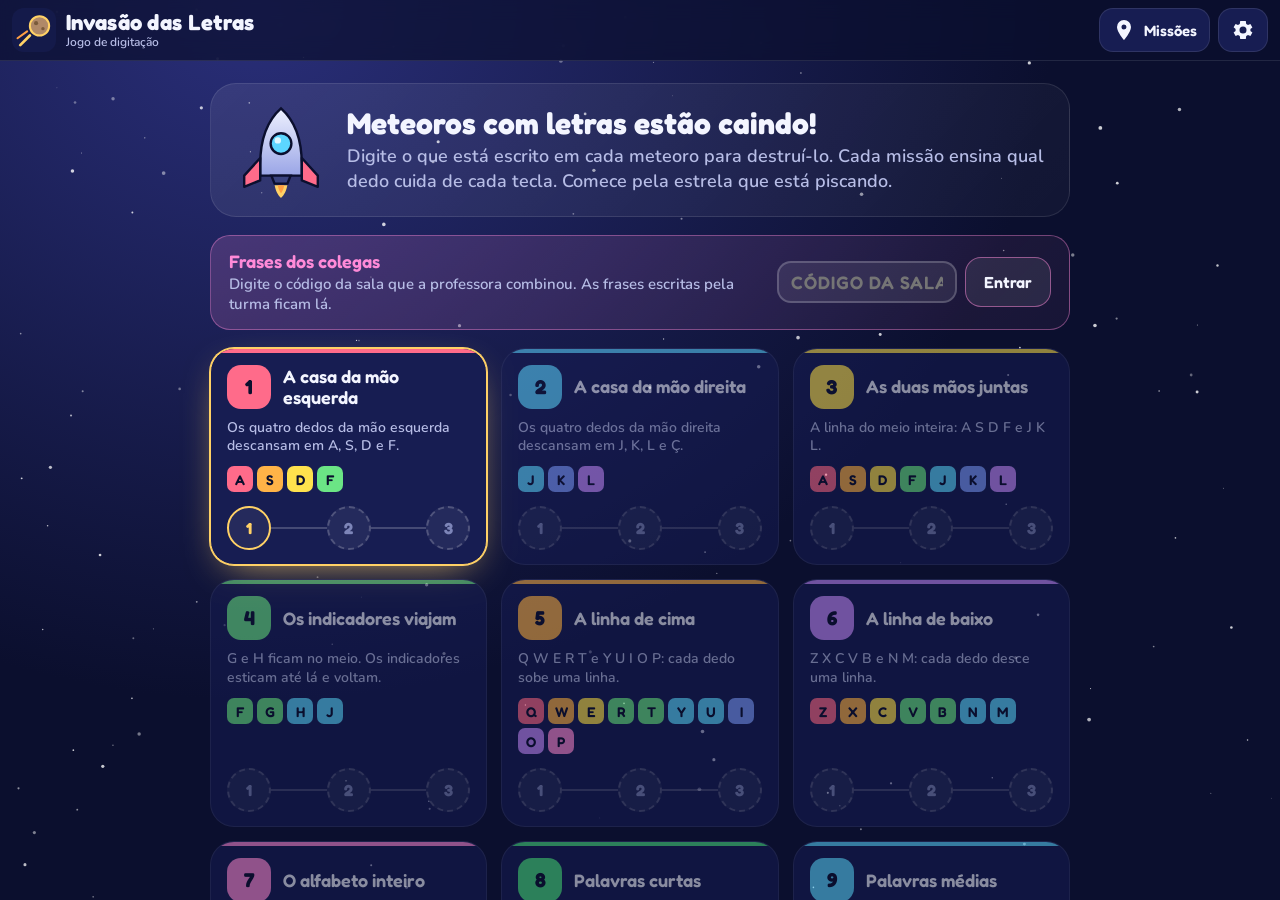
<file: index.html>
<!DOCTYPE html>
<html lang="pt-BR">
<head>
<meta charset="utf-8">
<meta name="viewport" content="width=device-width, initial-scale=1">
<meta name="color-scheme" content="dark">
<meta name="theme-color" content="#0B0F2E">
<title>Invasão das Letras</title>
<meta name="description" content="Jogo de digitação para crianças: destrua os meteoros digitando as letras e palavras, aprendendo a posição certa dos dedos no teclado.">
<link rel="icon" href="favicon.svg" type="image/svg+xml">
<link rel="preload" href="fontes/fredoka-700.woff2" as="font" type="font/woff2" crossorigin>
<link rel="preload" href="fontes/nunito-600.woff2" as="font" type="font/woff2" crossorigin>
<link rel="stylesheet" href="estilo.css">
</head>
<body>
<div class="espaco" aria-hidden="true"><canvas id="fundo"></canvas></div>

<header class="topo">
  <button class="marca" id="btInicio" aria-label="Ir para o mapa das missões"><span class="logo" aria-hidden="true"></span><span><b>Invasão das Letras</b><small>Jogo de digitação</small></span></button>
  <div class="topo-meio" id="topoMeio">
    <div class="chip" id="chipMissao"></div>
    <div class="passos" id="passos" aria-hidden="true"></div>
    <div class="restam" id="restam" aria-live="polite"></div>
  </div>
  <button class="bt-topo" id="btPausa" aria-label="Pausar"><span class="ic ic-pausa" aria-hidden="true"></span><span>Pausar</span></button>
  <button class="bt-topo" id="btMapa"><span class="ic ic-mapa" aria-hidden="true"></span><span>Missões</span></button>
  <button class="bt-topo" id="btAjustes" aria-label="Ajustes"><span class="ic ic-ajustes" aria-hidden="true"></span></button>
</header>

<main>
  <section class="tela" id="mapa"></section>
  <section class="tela oculto" id="ajustes"></section>
  <section class="tela oculto" id="oficina"></section>
  <section class="oculto" id="jogo">
    <div class="palco"><canvas id="cv"></canvas><div class="aviso-dedo" id="avisoDedo" aria-live="polite"></div></div>
    <div class="teclado-caixa">
      <div class="teclado" id="teclado"></div>
      <div class="legenda" id="legenda"></div>
    </div>
  </section>
</main>

<div class="veu oculto" id="janela" role="dialog" aria-modal="true" aria-labelledby="janelaTit"></div>

<script src="servidor.js"></script>
<script src="jogo.js"></script>
</body>
</html>
</file>
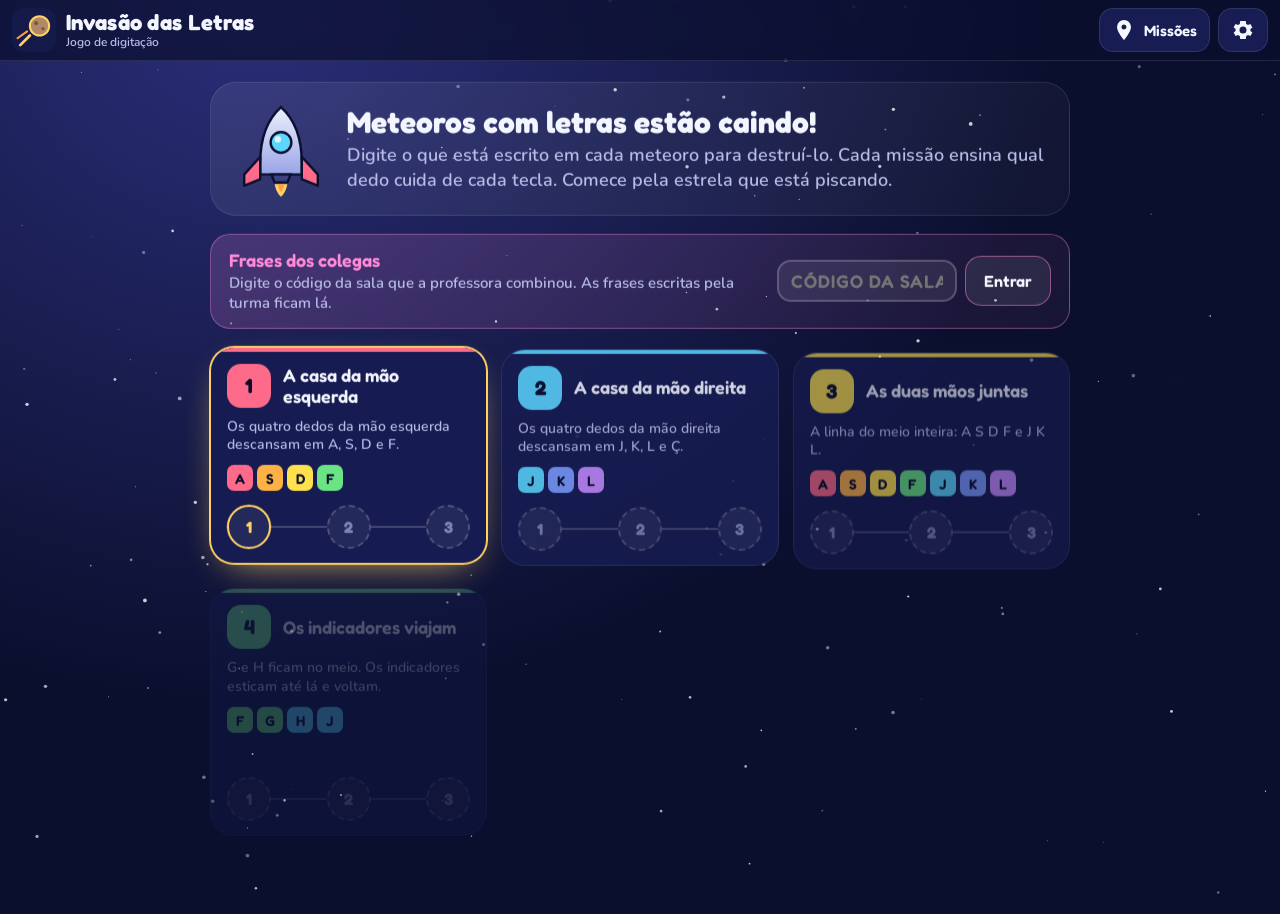
<file: INVASAO-DAS-LETRAS.html>
<!DOCTYPE html>
<html lang="pt-BR"><head><meta charset="utf-8">
<meta http-equiv="refresh" content="0; url=./">
<link rel="canonical" href="https://invasao-das-letras.cliick.dev/">
<title>Invasão das Letras</title></head>
<body><p>O jogo mudou de endereço: <a href="./">invasao-das-letras.cliick.dev</a></p></body></html>
</file>
<file: estilo.css>
/* ================= fontes (arquivos locais) ================= */
@font-face{font-family:"Fredoka";src:url(fontes/fredoka-600.woff2) format("woff2");font-weight:600;font-display:swap}
@font-face{font-family:"Fredoka";src:url(fontes/fredoka-700.woff2) format("woff2");font-weight:700;font-display:swap}
@font-face{font-family:"Nunito";src:url(fontes/nunito-600.woff2) format("woff2");font-weight:600;font-display:swap}
@font-face{font-family:"Nunito";src:url(fontes/nunito-800.woff2) format("woff2");font-weight:800;font-display:swap}

/* ================= cores ================= */
:root{
  color-scheme:dark;
  --ceu-1:#0B0F2E; --ceu-2:#141A4A; --ceu-3:#1E2666;
  --painel:#171D52; --painel-2:#1F2766; --borda:rgba(255,255,255,.1); --borda-2:rgba(255,255,255,.2);
  --texto:#F3F5FF; --texto-2:#B7BDE6; --texto-3:#7D85B8;
  --sol:#FFD166; --sol-escuro:#D9A93C; --laranja:#FF9F43; --verde:#4ADE80; --verde-escuro:#1E9E55; --azul:#5CD6FF; --rosa:#FF8AD8; --vermelho-suave:#FFB4B4;
  /* dedos: 0-3 mão esquerda (mindinho → indicador), 4-7 mão direita (indicador → mindinho) */
  --d0:#FF6B8A; --d1:#FFB347; --d2:#FFE24D; --d3:#6BE585; --d4:#5CD6FF; --d5:#7C9CFF; --d6:#C58BFF; --d7:#FF8AD8;
  --titulo:"Fredoka","Nunito",system-ui,sans-serif; --fonte:"Nunito",system-ui,sans-serif;
  --mola:cubic-bezier(.34,1.56,.64,1);
}
*{box-sizing:border-box;margin:0;padding:0}
html,body{height:100%}
body{font-family:var(--fonte);font-weight:600;color:var(--texto);background:var(--ceu-1);display:flex;flex-direction:column;overflow:hidden;
  -webkit-tap-highlight-color:transparent;user-select:none}
button{font:inherit;color:inherit;cursor:pointer;border:none;background:none}
button:focus-visible{outline:3px solid var(--sol);outline-offset:3px;border-radius:14px}
.oculto{display:none!important}
svg{display:block}

.espaco{position:fixed;inset:0;z-index:-1;background:radial-gradient(ellipse at 20% 0%,#2A2F7A 0%,var(--ceu-1) 55%),radial-gradient(ellipse at 90% 100%,#3A1F5E 0%,transparent 50%),var(--ceu-1)}
.espaco canvas{width:100%;height:100%;display:block}

/* ================= topo ================= */
.topo{display:flex;align-items:center;gap:8px;padding:8px 12px;background:rgba(11,15,46,.7);backdrop-filter:blur(10px);-webkit-backdrop-filter:blur(10px);
  border-bottom:1px solid var(--borda);flex-shrink:0;z-index:5}
.marca{display:flex;align-items:center;gap:10px;text-align:left;min-width:0;flex-shrink:1;border-radius:14px}
.marca>span:last-child{min-width:0;overflow:hidden}
.marca .logo{width:44px;height:44px;flex-shrink:0;background:url(favicon.svg) center/contain no-repeat;border-radius:12px}
.marca b{display:block;font-family:var(--titulo);font-weight:700;font-size:clamp(17px,3vw,22px);line-height:1.1;letter-spacing:.3px;white-space:nowrap;overflow:hidden;text-overflow:ellipsis}
.marca small{display:block;font-size:12px;color:var(--texto-2)}
.topo-meio{flex:1;display:flex;align-items:center;justify-content:center;gap:12px;min-width:0}
.chip{display:flex;align-items:center;gap:8px;background:var(--painel);border:1px solid var(--borda);border-radius:40px;padding:6px 14px;
  font-family:var(--titulo);font-weight:600;font-size:15px;white-space:nowrap;overflow:hidden;text-overflow:ellipsis}
.chip:empty{display:none}
.passos{display:flex;gap:6px;align-items:center}
.passos i{width:12px;height:12px;border-radius:50%;background:rgba(255,255,255,.15);display:block;transition:all .3s}
.passos i.f{background:var(--verde)}
.passos i.a{width:26px;border-radius:8px;background:var(--sol);box-shadow:0 0 12px var(--sol)}
.restam{display:flex;align-items:center;gap:8px;font-family:var(--titulo);font-size:15px;color:var(--texto-2);white-space:nowrap}
.restam b{color:var(--sol);font-size:18px}
.restam .barra{width:90px;height:8px;border-radius:8px;background:rgba(255,255,255,.12);overflow:hidden}
.restam .barra i{display:block;height:100%;background:linear-gradient(90deg,var(--azul),var(--verde));border-radius:8px;transition:width .4s}
.bt-topo{display:flex;align-items:center;gap:8px;height:44px;padding:0 12px;border-radius:14px;background:var(--painel);border:1px solid var(--borda);
  font-family:var(--titulo);font-weight:600;font-size:15px;transition:background .2s,transform .2s var(--mola)}
.bt-topo:hover{background:var(--painel-2);transform:translateY(-1px)}
.bt-topo .ic{width:24px;height:24px;flex-shrink:0;background:currentColor;-webkit-mask:center/contain no-repeat;mask:center/contain no-repeat}
.bt-topo .ic-pausa{-webkit-mask-image:url("data:image/svg+xml,%3Csvg xmlns='http://www.w3.org/2000/svg' viewBox='0 0 24 24'%3E%3Crect x='5' y='4' width='5' height='16' rx='2'/%3E%3Crect x='14' y='4' width='5' height='16' rx='2'/%3E%3C/svg%3E");mask-image:url("data:image/svg+xml,%3Csvg xmlns='http://www.w3.org/2000/svg' viewBox='0 0 24 24'%3E%3Crect x='5' y='4' width='5' height='16' rx='2'/%3E%3Crect x='14' y='4' width='5' height='16' rx='2'/%3E%3C/svg%3E")}
.bt-topo .ic-mapa{-webkit-mask-image:url("data:image/svg+xml,%3Csvg xmlns='http://www.w3.org/2000/svg' viewBox='0 0 24 24'%3E%3Cpath d='M12 2a7 7 0 0 0-7 7c0 5 7 13 7 13s7-8 7-13a7 7 0 0 0-7-7zm0 9.5A2.5 2.5 0 1 1 12 6.5a2.5 2.5 0 0 1 0 5z'/%3E%3C/svg%3E");mask-image:url("data:image/svg+xml,%3Csvg xmlns='http://www.w3.org/2000/svg' viewBox='0 0 24 24'%3E%3Cpath d='M12 2a7 7 0 0 0-7 7c0 5 7 13 7 13s7-8 7-13a7 7 0 0 0-7-7zm0 9.5A2.5 2.5 0 1 1 12 6.5a2.5 2.5 0 0 1 0 5z'/%3E%3C/svg%3E")}
.bt-topo .ic-ajustes{-webkit-mask-image:url("data:image/svg+xml,%3Csvg xmlns='http://www.w3.org/2000/svg' viewBox='0 0 24 24'%3E%3Cpath d='M19.4 13a7.6 7.6 0 0 0 0-2l2-1.6-2-3.4-2.4 1a7.7 7.7 0 0 0-1.8-1L14.8 3H9.2l-.4 2.9a7.7 7.7 0 0 0-1.8 1l-2.4-1-2 3.4L4.6 11a7.6 7.6 0 0 0 0 2l-2 1.6 2 3.4 2.4-1a7.7 7.7 0 0 0 1.8 1l.4 3h5.6l.4-3a7.7 7.7 0 0 0 1.8-1l2.4 1 2-3.4zM12 15.5a3.5 3.5 0 1 1 0-7 3.5 3.5 0 0 1 0 7z'/%3E%3C/svg%3E");mask-image:url("data:image/svg+xml,%3Csvg xmlns='http://www.w3.org/2000/svg' viewBox='0 0 24 24'%3E%3Cpath d='M19.4 13a7.6 7.6 0 0 0 0-2l2-1.6-2-3.4-2.4 1a7.7 7.7 0 0 0-1.8-1L14.8 3H9.2l-.4 2.9a7.7 7.7 0 0 0-1.8 1l-2.4-1-2 3.4L4.6 11a7.6 7.6 0 0 0 0 2l-2 1.6 2 3.4 2.4-1a7.7 7.7 0 0 0 1.8 1l.4 3h5.6l.4-3a7.7 7.7 0 0 0 1.8-1l2.4 1 2-3.4zM12 15.5a3.5 3.5 0 1 1 0-7 3.5 3.5 0 0 1 0 7z'/%3E%3C/svg%3E")}

main{flex:1;min-height:0;display:flex;flex-direction:column}
.tela{flex:1;overflow:auto;padding:22px 16px 40px;display:flex;flex-direction:column;align-items:center;gap:18px;animation:entra .45s var(--mola) backwards}
@keyframes entra{from{opacity:0;transform:translateY(14px)}to{opacity:1;transform:none}}

/* ================= mapa das missões ================= */
.intro{width:100%;max-width:860px;display:flex;align-items:center;gap:18px;background:linear-gradient(135deg,rgba(255,255,255,.08),rgba(255,255,255,.03));
  border:1px solid var(--borda);border-radius:26px;padding:18px 22px}
.intro .nave{width:96px;height:96px;flex-shrink:0}
.intro h1{font-family:var(--titulo);font-weight:700;font-size:clamp(22px,4vw,30px);line-height:1.15}
.intro p{color:var(--texto-2);font-size:clamp(15px,2.6vw,18px);margin-top:4px;line-height:1.4}
.missoes{width:100%;max-width:860px;display:grid;grid-template-columns:repeat(auto-fill,minmax(260px,1fr));gap:14px}
.missao{position:relative;background:var(--painel);border:1px solid var(--borda);border-radius:24px;padding:16px 16px 14px;display:flex;flex-direction:column;gap:10px;
  transition:transform .25s var(--mola),border-color .2s;animation:entra .5s var(--mola) backwards;overflow:hidden}
.missao::before{content:"";position:absolute;inset:0 0 auto 0;height:4px;background:var(--cor)}
.missao.atual{border-color:var(--sol);box-shadow:0 0 0 1px var(--sol),0 12px 40px -18px var(--sol)}
.missao.fechada{opacity:.55}
.missao-topo{display:flex;align-items:center;gap:12px}
.missao-num{width:44px;height:44px;border-radius:14px;background:var(--cor);color:#0B0F2E;font-family:var(--titulo);font-weight:700;font-size:20px;display:flex;align-items:center;justify-content:center;flex-shrink:0}
.missao h2{font-family:var(--titulo);font-weight:600;font-size:18px;line-height:1.15}
.missao p{font-size:14px;color:var(--texto-2);line-height:1.35}
.missao .teclas{display:flex;gap:4px;flex-wrap:wrap}
.missao .teclas i{width:26px;height:26px;border-radius:7px;display:flex;align-items:center;justify-content:center;font-style:normal;font-family:var(--titulo);font-size:14px;text-transform:uppercase;color:#0B0F2E;background:var(--kc,#ccc)}
.constel{display:flex;align-items:center;gap:0;margin-top:auto;padding-top:4px}
.estrela{width:44px;height:44px;border-radius:50%;display:flex;align-items:center;justify-content:center;background:rgba(255,255,255,.06);border:2px dashed var(--borda-2);
  font-family:var(--titulo);font-weight:700;font-size:16px;color:var(--texto-3);transition:transform .2s var(--mola);position:relative}
.estrela svg{width:24px;height:24px}
.estrela.feita{background:radial-gradient(circle,#FFE79A 0,var(--sol) 70%);border:none;color:#0B0F2E;box-shadow:0 0 16px rgba(255,209,102,.6)}
.estrela.proxima{border:2px solid var(--sol);color:var(--sol);animation:pulsa 1.8s ease-in-out infinite}
.estrela.aberta{border-style:solid;color:var(--texto)}
.estrela.trancada{cursor:not-allowed}
.estrela:not(.trancada):hover{transform:scale(1.1)}
.fio{flex:1;height:2px;background:var(--borda-2);min-width:10px}
.fio.feito{background:var(--sol);box-shadow:0 0 8px var(--sol)}
@keyframes pulsa{0%,100%{box-shadow:0 0 0 0 rgba(255,209,102,.5)}50%{box-shadow:0 0 0 10px rgba(255,209,102,0)}}
.selo-ok{margin-left:auto;font-family:var(--titulo);font-size:13px;color:var(--verde);display:flex;align-items:center;gap:4px}
.selo-ok svg{width:18px;height:18px}

/* ================= jogo ================= */
#jogo{flex:1;min-height:0;display:flex;flex-direction:column}
.palco{position:relative;flex:1;min-height:200px}
#cv{display:block;width:100%;height:100%}
.aviso-dedo{position:absolute;left:50%;bottom:14px;transform:translateX(-50%);display:flex;align-items:center;gap:10px;padding:8px 16px 8px 10px;border-radius:40px;
  background:rgba(11,15,46,.85);border:1px solid var(--borda-2);font-family:var(--titulo);font-size:16px;white-space:nowrap;opacity:0;transition:opacity .25s;pointer-events:none;max-width:calc(100% - 24px)}
.aviso-dedo.ver{opacity:1}
.aviso-dedo .bola{width:26px;height:26px;border-radius:50%;flex-shrink:0;border:3px solid rgba(255,255,255,.7)}
.teclado-caixa{flex-shrink:0;background:rgba(11,15,46,.8);border-top:1px solid var(--borda);padding:10px 8px 8px;display:flex;flex-direction:column;align-items:center;gap:8px}
.teclado{display:flex;flex-direction:column;align-items:center;gap:5px}
.linha{display:flex;gap:5px}
.linha:nth-child(2){padding-left:14px}
.linha:nth-child(3){padding-left:42px}
.tecla{--k:#999;cursor:default;pointer-events:none;width:clamp(30px,4.6vw,50px);height:clamp(34px,4.6vw,46px);border-radius:9px;background:var(--painel-2);border:2px solid transparent;position:relative;
  display:flex;align-items:center;justify-content:center;font-family:var(--titulo);font-weight:600;font-size:clamp(15px,2.2vw,21px);text-transform:uppercase;
  box-shadow:inset 0 -3px 0 rgba(0,0,0,.35);transition:transform .12s,background .15s,border-color .15s}
.tecla::before{content:"";position:absolute;top:4px;right:4px;width:8px;height:8px;border-radius:50%;background:var(--k)}
.tecla.espaco{width:clamp(180px,30vw,320px);font-size:14px;letter-spacing:1px;text-transform:none;color:var(--texto-2)}
.tecla.espaco.prox{color:#0B0F2E}
.tecla.casa::after{content:"";position:absolute;bottom:5px;width:14px;height:3px;border-radius:2px;background:rgba(255,255,255,.8)}
.tecla.prox{background:var(--k);color:#0B0F2E;border-color:#fff;transform:translateY(-4px) scale(1.1);box-shadow:0 0 18px var(--k),inset 0 -3px 0 rgba(0,0,0,.25);z-index:1}
.tecla.prox::before{background:#0B0F2E}
.tecla.ops{animation:ops .35s ease}
.tecla.apertou{transform:translateY(2px);box-shadow:inset 0 0 0 rgba(0,0,0,0)}
.tecla.foco{border-color:var(--k)}
@keyframes ops{0%,100%{background:var(--painel-2)}50%{background:#6B3A5E;transform:translateX(-3px)}}
.legenda{display:flex;flex-wrap:wrap;justify-content:center;gap:6px 14px;font-size:13px;color:var(--texto-2)}
.legenda span{display:flex;align-items:center;gap:5px}
.legenda b{width:12px;height:12px;border-radius:50%;display:inline-block}
.legenda .sep{width:1px;height:14px;background:var(--borda-2)}

/* ================= janelas (missão, alerta, pausa, prêmio) ================= */
.veu{position:fixed;inset:0;z-index:50;display:flex;align-items:center;justify-content:center;padding:14px;overflow:auto;background:rgba(5,7,25,.72);
  backdrop-filter:blur(6px);-webkit-backdrop-filter:blur(6px);animation:veu .25s ease}
@keyframes veu{from{opacity:0}to{opacity:1}}
.cartao{margin:auto;width:100%;max-width:640px;background:linear-gradient(180deg,var(--painel-2),var(--painel));border:1px solid var(--borda-2);border-radius:30px;
  padding:26px 26px 22px;display:flex;flex-direction:column;align-items:center;gap:14px;text-align:center;box-shadow:0 30px 80px -30px #000;animation:sobe .5s var(--mola) backwards;position:relative;overflow:hidden}
.cartao::before{content:"";position:absolute;inset:0 0 auto 0;height:5px;background:var(--cor,var(--sol))}
.cartao.alerta::before{background:var(--laranja)}
.cartao.firme::before{background:var(--d0)}
@keyframes sobe{from{opacity:0;transform:translateY(30px) scale(.95)}to{opacity:1;transform:none}}
.cartao .rotulo{font-family:var(--titulo);font-size:14px;letter-spacing:1.5px;text-transform:uppercase;color:var(--texto-2)}
.cartao h2{font-family:var(--titulo);font-weight:700;font-size:clamp(24px,5vw,34px);line-height:1.15}
.cartao p{font-size:clamp(16px,2.8vw,19px);line-height:1.5;color:var(--texto-2);max-width:540px}
.cartao p b{color:var(--texto)}
.dica{width:100%;display:flex;gap:14px;align-items:center;background:rgba(255,255,255,.06);border:1px solid var(--borda);border-radius:20px;padding:12px 14px;text-align:left}
.dica .maos{width:150px;flex-shrink:0}
.dica .txt{font-size:clamp(15px,2.6vw,18px);line-height:1.45}
.dica .txt b{color:var(--sol)}
.dica .txt .dedo{display:inline-flex;align-items:center;gap:6px;background:rgba(255,255,255,.08);border-radius:20px;padding:2px 10px 2px 4px;font-family:var(--titulo);font-weight:600;white-space:nowrap}
.dica .txt .dedo i{width:16px;height:16px;border-radius:50%;display:inline-block}
.lista{width:100%;text-align:left;display:flex;flex-direction:column;gap:8px}
.lista li{list-style:none;display:flex;gap:10px;align-items:flex-start;font-size:17px;line-height:1.4;background:rgba(255,255,255,.05);border-radius:14px;padding:10px 12px}
.lista li .n{width:26px;height:26px;border-radius:50%;background:var(--sol);color:#0B0F2E;font-family:var(--titulo);font-weight:700;display:flex;align-items:center;justify-content:center;flex-shrink:0}
.teclas-grandes{display:flex;gap:6px;flex-wrap:wrap;justify-content:center}
.teclas-grandes i{width:42px;height:42px;border-radius:10px;display:flex;align-items:center;justify-content:center;font-style:normal;font-family:var(--titulo);font-weight:700;font-size:20px;text-transform:uppercase;color:#0B0F2E;background:var(--kc)}
.linha-bts{display:flex;gap:10px;flex-wrap:wrap;justify-content:center;margin-top:4px}
.bt-principal{display:flex;align-items:center;gap:10px;height:60px;padding:0 28px;border-radius:18px;background:linear-gradient(180deg,#5BEA8E,var(--verde-escuro));color:#062A14;
  font-family:var(--titulo);font-weight:700;font-size:21px;box-shadow:0 6px 0 #146B3A,0 14px 30px -12px var(--verde);transition:transform .2s var(--mola)}
.bt-principal:hover{transform:translateY(-2px)}
.bt-principal:active{transform:translateY(4px);box-shadow:0 2px 0 #146B3A}
.bt-principal.sol{background:linear-gradient(180deg,#FFE08A,var(--sol-escuro));color:#3A2A00;box-shadow:0 6px 0 #9E7A20,0 14px 30px -12px var(--sol)}
.bt-principal.sol:active{box-shadow:0 2px 0 #9E7A20}
.bt-leve{height:50px;padding:0 18px;border-radius:16px;background:rgba(255,255,255,.08);border:1px solid var(--borda-2);font-family:var(--titulo);font-weight:600;font-size:16px}
.bt-leve:hover{background:rgba(255,255,255,.14)}
.atalho{font-size:13px;color:var(--texto-3)}
.atalho kbd{font-family:var(--titulo);background:rgba(255,255,255,.1);border-radius:6px;padding:1px 7px;border:1px solid var(--borda-2)}
.pagina{font-size:13px;color:var(--texto-3);font-family:var(--titulo)}
.medalha{width:120px;height:120px;border-radius:50%;background:radial-gradient(circle at 50% 35%,#FFF1BF 0,var(--sol) 60%,var(--sol-escuro) 100%);display:flex;align-items:center;justify-content:center;
  box-shadow:0 0 0 6px rgba(255,209,102,.25),0 0 40px rgba(255,209,102,.5);animation:gira .9s var(--mola)}
.medalha svg{width:64px;height:64px}
@keyframes gira{from{transform:rotateY(180deg) scale(.4);opacity:0}to{transform:none;opacity:1}}
.maos-grande{width:min(100%,360px)}

/* ================= ajustes ================= */
.titulo-tela{font-family:var(--titulo);font-weight:700;font-size:clamp(24px,4.4vw,32px)}
.texto-tela{color:var(--texto-2);font-size:17px;text-align:center;max-width:600px}
.ajustes{width:100%;max-width:600px;display:flex;flex-direction:column;gap:10px}
.ajuste{display:flex;align-items:center;gap:14px;background:var(--painel);border:1px solid var(--borda);border-radius:20px;padding:14px 16px;text-align:left;font-size:17px;font-weight:800}
.ajuste .txt{flex:1}
.ajuste small{display:block;font-size:14px;font-weight:600;color:var(--texto-2);margin-top:2px}
.chave{width:60px;height:34px;border-radius:40px;background:rgba(255,255,255,.15);position:relative;flex-shrink:0;transition:background .25s}
.chave::after{content:"";position:absolute;top:4px;left:4px;width:26px;height:26px;border-radius:50%;background:#fff;transition:left .3s var(--mola)}
.ajuste[aria-checked="true"] .chave{background:var(--verde)}
.ajuste[aria-checked="true"] .chave::after{left:30px}
.ajuste.perigo{color:var(--vermelho-suave)}

body.sem-animacao *,body.sem-animacao *::before,body.sem-animacao *::after{animation:none!important;transition:none!important}

@media (max-width:720px){
  .bt-topo span:not(.ic){display:none}
  .marca small{display:none}
  .restam .barra,.restam>span:first-child{display:none}
  .marca .logo{width:36px;height:36px}
  .bt-topo{padding:0 10px;height:40px}
  .chip{display:none!important}
  .dica{flex-direction:column;text-align:center}
  .dica .maos{width:200px}
  .linha:nth-child(2){padding-left:8px}
  .linha:nth-child(3){padding-left:24px}
  .legenda{font-size:12px;gap:4px 10px}
}

/* ================= oficina de frases ================= */
.oficina-chamada{width:100%;max-width:860px;display:flex;align-items:center;gap:14px;background:linear-gradient(135deg,rgba(255,138,216,.18),rgba(255,138,216,.05));border:1px solid rgba(255,138,216,.4);border-radius:20px;padding:14px 18px}
.oficina-chamada .of-txt{flex:1;display:flex;flex-direction:column;gap:2px}
.oficina-chamada b{font-family:var(--titulo);font-weight:600;font-size:18px;color:var(--rosa)}
.oficina-chamada span{color:var(--texto-2);font-size:15px;line-height:1.35}
.oficina-chamada .of-bt{border-color:rgba(255,138,216,.5);white-space:nowrap}
.missao.turma{border-color:rgba(255,138,216,.5)}
.missao.turma .missao-num svg{width:26px;height:26px}
.of-intro{max-width:760px}
.of-form{width:100%;max-width:760px;background:var(--painel);border:1px solid var(--borda);border-radius:24px;padding:18px 20px;display:flex;flex-direction:column;gap:12px}
.of-campo{display:flex;flex-direction:column;gap:6px;font-size:14px;color:var(--texto-2);font-weight:800}
.of-campo input{font:inherit;font-family:var(--titulo);font-weight:600;font-size:22px;color:var(--texto);background:rgba(255,255,255,.06);border:2px solid var(--borda-2);border-radius:14px;padding:10px 14px;width:100%}
.of-campo.grande input{font-size:clamp(22px,4vw,30px);letter-spacing:1px}
.of-campo input:focus{outline:none;border-color:var(--rosa);box-shadow:0 0 0 4px rgba(255,138,216,.2)}
.of-previa{display:flex;flex-direction:column;gap:2px;background:rgba(11,15,46,.5);border-radius:14px;padding:10px 14px;border:1px dashed var(--borda-2)}
.of-previa span{font-size:13px;color:var(--texto-3);font-weight:800}
.of-previa b{font-family:var(--titulo);font-weight:700;font-size:clamp(20px,3.6vw,26px);color:var(--sol);letter-spacing:1px;min-height:30px}
.of-previa.erro{border-color:var(--laranja)} .of-previa.erro span{color:var(--laranja)}
.linha-bts.esq{justify-content:flex-start}
.of-aviso{width:100%;max-width:760px;background:rgba(74,222,128,.14);border:1px solid rgba(74,222,128,.5);border-radius:16px;padding:12px 16px;font-size:17px;font-weight:800;text-align:center;animation:surge .4s var(--mola)}
.of-lista-topo{width:100%;max-width:760px;display:flex;align-items:center;justify-content:space-between;gap:10px;flex-wrap:wrap;margin-top:8px}
.of-lista{width:100%;max-width:760px;list-style:none;display:grid;grid-template-columns:repeat(auto-fill,minmax(230px,1fr));gap:10px}
.of-lista li{display:flex;align-items:center;gap:10px;background:var(--painel);border:1px solid var(--borda);border-radius:16px;padding:10px 12px;animation:surge .35s var(--mola) backwards}
.of-met{width:34px;height:34px;border-radius:50%;background:radial-gradient(circle at 35% 35%,#B08968,#5C3D22);display:flex;align-items:center;justify-content:center;flex-shrink:0}
.of-met svg{width:16px;height:16px;opacity:.6}
.of-txt2{flex:1;min-width:0}
.of-txt2 b{display:block;font-family:var(--titulo);font-weight:600;font-size:16px;letter-spacing:.5px;line-height:1.2}
.of-txt2 small{color:var(--rosa);font-size:13px;font-weight:800}
.of-x{font-family:var(--titulo);font-size:13px;color:var(--vermelho-suave);background:rgba(255,180,180,.1);border:1px solid rgba(255,180,180,.35);border-radius:10px;padding:6px 10px}
.of-prof{width:100%;max-width:760px;background:var(--painel);border:1px solid rgba(255,209,102,.4);border-radius:24px;padding:18px 20px;display:flex;flex-direction:column;gap:12px;align-items:flex-start}
.of-prof .texto-tela{text-align:left;max-width:none}
.of-prof .of-campo{width:100%;max-width:360px}
.of-prof .of-campo input{font-size:18px}
.of-codigo{width:100%;display:flex;flex-direction:column;gap:6px;font-size:14px;color:var(--texto-2);font-weight:800}
.of-codigo textarea{font:600 13px/1.4 ui-monospace,Menlo,Consolas,monospace;color:var(--texto);background:rgba(11,15,46,.6);border:2px solid var(--borda-2);border-radius:12px;padding:8px 10px;width:100%;word-break:break-all;resize:vertical}
.of-codigo textarea:focus{outline:none;border-color:var(--sol)}
.of-arq{display:flex;align-items:center;cursor:pointer}
.of-msg{min-height:20px;color:var(--verde);font-weight:800;font-size:15px}
@keyframes surge{from{opacity:0;transform:translateY(10px)}to{opacity:1;transform:none}}

/* oficina: sala e servidor */
.of-sala{display:flex;gap:8px;align-items:center;flex-wrap:wrap}
.of-sala input,.of-salabar input{font:inherit;font-family:var(--titulo);font-weight:600;font-size:18px;color:var(--texto);background:rgba(255,255,255,.08);border:2px solid var(--borda-2);border-radius:14px;padding:8px 12px;width:180px;text-transform:uppercase;letter-spacing:1px}
.of-sala input:focus{outline:none;border-color:var(--rosa)}
.of-bts{display:flex;gap:8px;flex-wrap:wrap;justify-content:flex-end}
.bt-leve.pequeno{height:40px;padding:0 12px;font-size:14px}
.oficina-chamada .of-txt code{font-family:ui-monospace,Menlo,Consolas,monospace;background:rgba(255,255,255,.1);padding:1px 6px;border-radius:6px;font-size:13px}
.of-salabar{width:100%;max-width:760px;display:flex;align-items:center;gap:8px;flex-wrap:wrap;background:rgba(255,138,216,.1);border:1px solid rgba(255,138,216,.4);border-radius:16px;padding:8px 8px 8px 16px;font-size:16px}
.of-salabar span{flex:1;min-width:120px} .of-salabar b{font-family:var(--titulo);font-weight:700;font-size:20px;color:var(--rosa);letter-spacing:1px}
.of-aviso.erro{background:rgba(255,159,67,.14);border-color:rgba(255,159,67,.55)}
.of-aviso.flutua{position:fixed;left:50%;bottom:24px;transform:translateX(-50%);z-index:60;width:auto;max-width:min(92vw,560px)}
.of-form.enviando{opacity:.7}
.of-form .bt-principal:disabled{opacity:.7;cursor:wait;transform:none}
@media (max-width:720px){.of-bts{justify-content:flex-start}.oficina-chamada{flex-wrap:wrap}}
</file>
